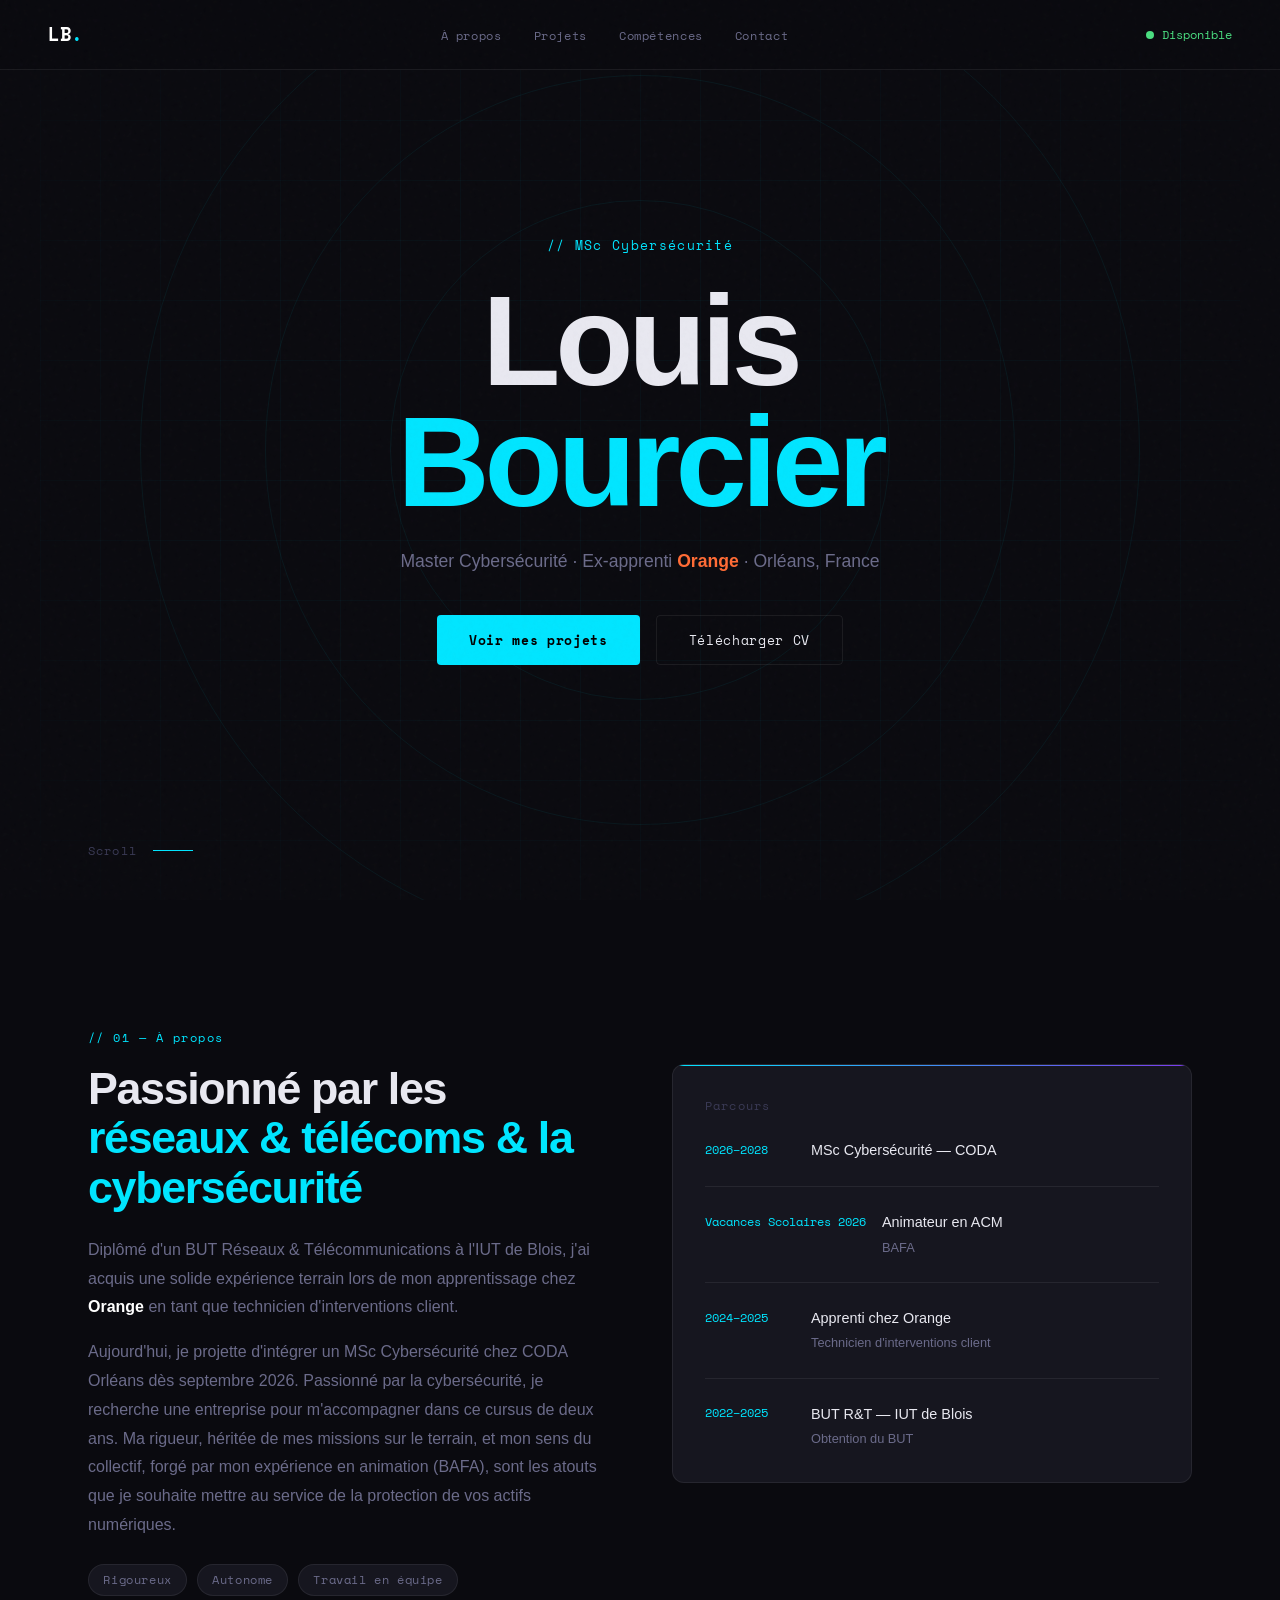
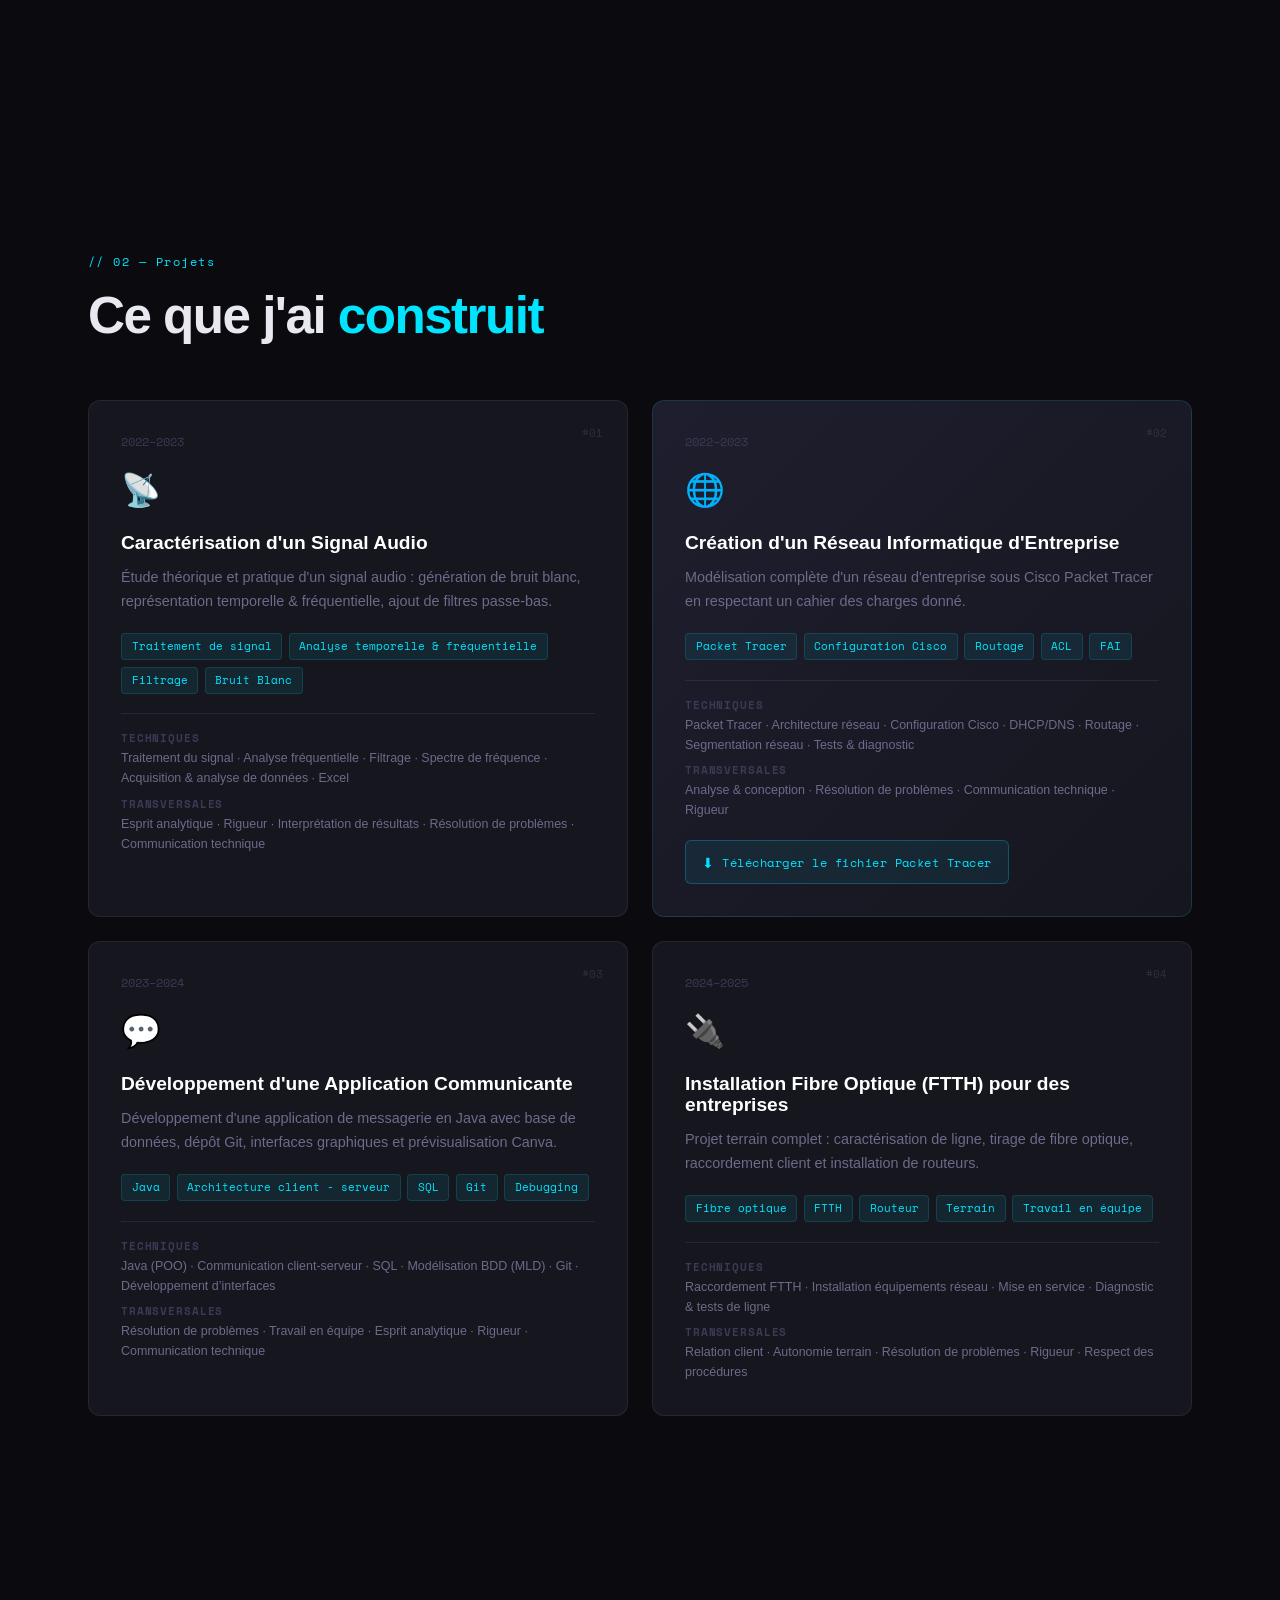
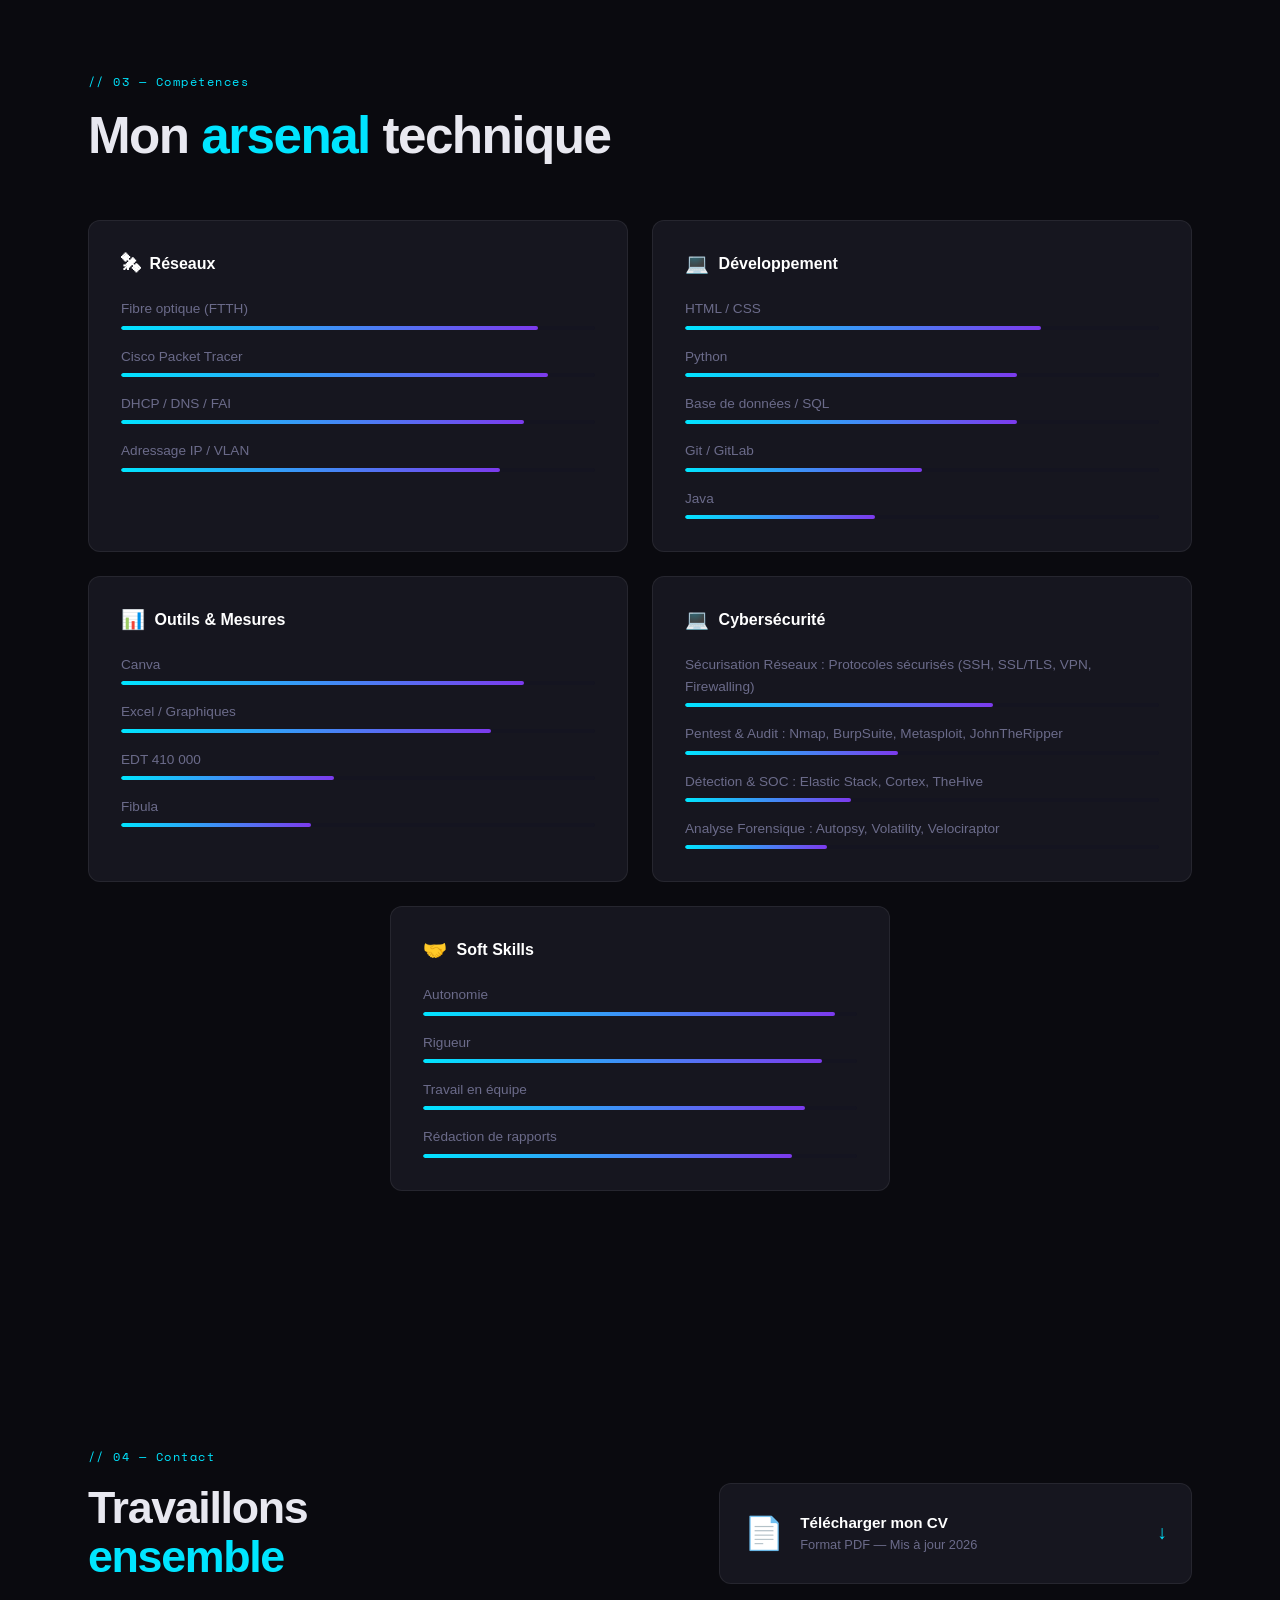
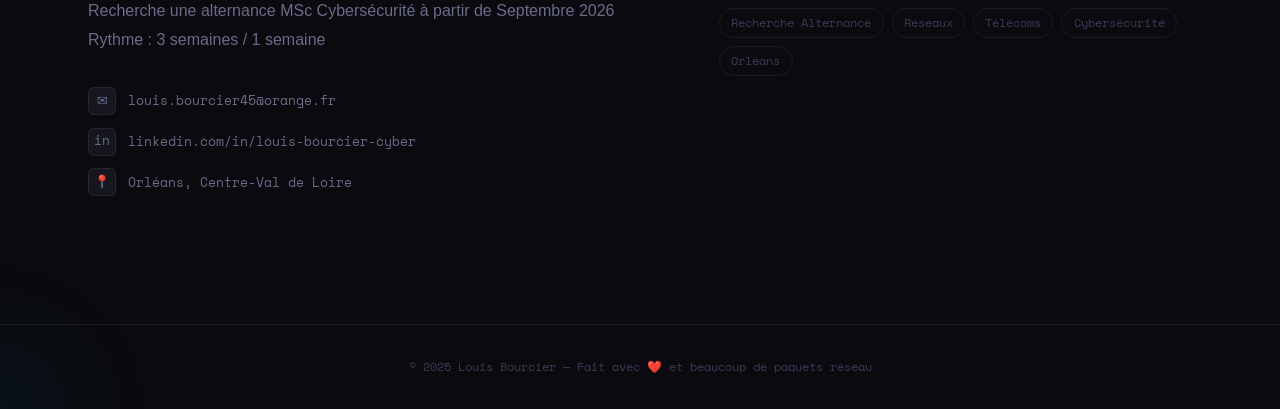
<file: index.html>
<!DOCTYPE html>
<html lang="fr">
<head>
  <meta charset="UTF-8" />
  <meta name="viewport" content="width=device-width, initial-scale=1.0" />
  <title>Louis Bourcier — Réseau & Télécommunications</title>
  <link rel="preconnect" href="https://fonts.googleapis.com">
  <link href="https://fonts.googleapis.com/css2?family=Space+Mono:wght@400;700&family=DM+Sans:ital,opsz,wght@0,9..40,300;0,9..40,400;0,9..40,600;0,9..40,700;0,9..40,800;1,9..40,300&display=swap" rel="stylesheet">
  <link rel="stylesheet" href="css/style.css" />
</head>
<body>

  <div class="noise"></div>

  <nav id="nav">
    <div class="nav-logo">LB<span class="dot">.</span></div>
    <ul class="nav-links">
      <li><a href="#about">À propos</a></li>
      <li><a href="#projects">Projets</a></li>
      <li><a href="#skills">Compétences</a></li>
      <li><a href="#contact">Contact</a></li>
    </ul>
    <div class="nav-status"><span class="pulse"></span>Disponible</div>
  </nav>

  <section id="hero">
    <div class="hero-grid-bg"></div>
    <div class="hero-content">
      <p class="hero-tag">// MSc Cybersécurité</p>
      <h1 class="hero-title">
        <span class="line">Louis</span>
        <span class="line accent">Bourcier</span>
      </h1>
      <p class="hero-subtitle">Master Cybersécurité · Ex-apprenti <span class="orange">Orange</span> · Orléans, France</p>
      <div class="hero-cta">
        <a href="#projects" class="btn btn-primary">Voir mes projets</a>
        <a href="Curriculum-Vitae-BOURCIER-Louis.pdf" download target="_blank" class="btn btn-outline">Télécharger CV</a>
      </div>
    </div>
    <div class="hero-scroll"><span>Scroll</span><div class="scroll-line"></div></div>
    <div class="hero-deco">
      <div class="deco-ring r1"></div>
      <div class="deco-ring r2"></div>
      <div class="deco-ring r3"></div>
    </div>
  </section>

  <section id="about">
    <div class="section-label">// 01 — À propos</div>
    <div class="about-grid">
      <div class="about-text">
        <h2>Passionné par les<br><em>réseaux & télécoms & la cybersécurité</em></h2>
        <p>Diplômé d'un BUT Réseaux & Télécommunications à l'IUT de Blois, j'ai acquis une solide expérience terrain lors de mon apprentissage chez <strong>Orange</strong> en tant que technicien d'interventions client.</p>
        <p>Aujourd'hui, je projette d'intégrer un MSc Cybersécurité chez CODA Orléans dès septembre 2026. Passionné par la cybersécurité, je recherche une entreprise pour m'accompagner dans ce cursus de deux ans. Ma rigueur, héritée de mes missions sur le terrain, et mon sens du collectif, forgé par mon expérience en animation (BAFA), sont les atouts que je souhaite mettre au service de la protection de vos actifs numériques.</p>
        <div class="about-tags">
          <span>Rigoureux</span><span>Autonome</span><span>Travail en équipe</span>
        </div>
      </div>
      <div class="about-card">
        <div class="card-label">Parcours</div>
        <ul class="timeline">
          <li>
            <span class="year">2026–2028</span>
            <span class="event">MSc Cybersécurité — CODA</span>
          </li>
          <li>
            <span class="year">Vacances Scolaires 2026</span>
            <span class="event">Animateur en ACM<small>BAFA</small></span>
          </li>
          <li>
            <span class="year">2024–2025</span>
            <span class="event">Apprenti chez Orange<small>Technicien d'interventions client</small></span>
          </li>
          <li>
            <span class="year">2022–2025</span>
            <span class="event">BUT R&T — IUT de Blois<small>Obtention du BUT</small></span>
          </li>
        </ul>
      </div>
    </div>
  </section>

  <section id="projects">
    <div class="section-label">// 02 — Projets</div>
    <h2 class="section-title">Ce que j'ai <em>construit</em></h2>
    <div class="projects-grid">

      <div class="project-card" data-index="01">
        <div class="project-year">2022–2023</div>
        <div class="project-icon">📡</div>
        <h3>Caractérisation d'un <strong>Signal Audio</strong></h3>
        <p>Étude théorique et pratique d'un signal audio : génération de bruit blanc, représentation temporelle & fréquentielle, ajout de filtres passe-bas.</p>
        <div class="project-tags"><span>Traitement de signal</span><span>Analyse temporelle & fréquentielle</span><span>Filtrage</span><span>Bruit Blanc</span></div>
        <div class="project-skills">
          <div><strong>Techniques</strong>Traitement du signal · Analyse fréquentielle · Filtrage · Spectre de fréquence · Acquisition & analyse de données · Excel</div>
          <div><strong>Transversales</strong>Esprit analytique · Rigueur · Interprétation de résultats · Résolution de problèmes · Communication technique</div>
        </div>
      </div>

      <div class="project-card featured" data-index="02">
        <div class="project-year">2022–2023</div>
        <div class="project-icon">🌐</div>
        <h3>Création d'un <strong>Réseau Informatique d'Entreprise</strong></h3>
        <p>
          Modélisation complète d'un réseau d'entreprise sous Cisco Packet Tracer en respectant un cahier des charges donné.
        </p>
        <div class="project-tags">
          <span>Packet Tracer</span><span>Configuration Cisco</span><span>Routage</span><span>ACL</span><span>FAI</span>
        </div>
        <div class="project-skills">
          <div><strong>Techniques</strong>Packet Tracer · Architecture réseau · Configuration Cisco · DHCP/DNS · Routage · Segmentation réseau · Tests & diagnostic</div>
          <div><strong>Transversales</strong>Analyse & conception · Résolution de problèmes · Communication technique · Rigueur</div>
        </div>
        <a href="PacketTracer_Louis_Bourcier.pkt" download class="btn-download">
          <span class="dl-icon">⬇</span>
          Télécharger le fichier Packet Tracer
        </a>
      </div>

      <div class="project-card" data-index="03">
        <div class="project-year">2023–2024</div>
        <div class="project-icon">💬</div>
        <h3>Développement d'une <strong>Application Communicante</strong></h3>
        <p>Développement d'une application de messagerie en Java avec base de données, dépôt Git, interfaces graphiques et prévisualisation Canva.</p>
        <div class="project-tags"><span>Java</span><span>Architecture client - serveur</span><span>SQL</span><span>Git</span><span>Debugging</span></div>
        <div class="project-skills">
          <div><strong>Techniques</strong>Java (POO) · Communication client-serveur · SQL · Modélisation BDD (MLD) · Git · Développement d’interfaces</div>
          <div><strong>Transversales</strong>Résolution de problèmes · Travail en équipe · Esprit analytique · Rigueur · Communication technique</div>
        </div>
      </div>

      <div class="project-card" data-index="04">
        <div class="project-year">2024–2025</div>
        <div class="project-icon">🔌</div>
        <h3>Installation <strong>Fibre Optique (FTTH)</strong> pour des entreprises</h3>
        <p>Projet terrain complet : caractérisation de ligne, tirage de fibre optique, raccordement client et installation de routeurs.</p>
        <div class="project-tags"><span>Fibre optique</span><span>FTTH</span><span>Routeur</span><span>Terrain</span><span>Travail en équipe</span></div>
        <div class="project-skills">
          <div><strong>Techniques</strong>Raccordement FTTH · Installation équipements réseau · Mise en service · Diagnostic & tests de ligne</div>
          <div><strong>Transversales</strong>Relation client · Autonomie terrain · Résolution de problèmes · Rigueur · Respect des procédures</div>
        </div>
      </div>

    </div>
  </section>

  <section id="skills">
    <div class="section-label">// 03 — Compétences</div>
    <h2 class="section-title">Mon <em>arsenal</em> technique</h2>
    <div class="skills-grid">
      <div class="skill-category">
        <h3><span class="cat-icon">🛰</span> Réseaux</h3>
        <ul>
          <li><span>Fibre optique (FTTH)</span><div class="bar"><div style="width:88%"></div></div></li>
          <li><span>Cisco Packet Tracer</span><div class="bar"><div style="width:90%"></div></div></li>
          <li><span>DHCP / DNS / FAI</span><div class="bar"><div style="width:85%"></div></div></li>
          <li><span>Adressage IP / VLAN</span><div class="bar"><div style="width:80%"></div></div></li>
        </ul>
      </div>
      <div class="skill-category">
        <h3><span class="cat-icon">💻</span> Développement</h3>
        <ul>
          <li><span>HTML / CSS</span><div class="bar"><div style="width:75%"></div></div></li>
          <li><span>Python</span><div class="bar"><div style="width:70%"></div></div></li>
          <li><span>Base de données / SQL</span><div class="bar"><div style="width:70%"></div></div></li>
          <li><span>Git / GitLab</span><div class="bar"><div style="width:50%"></div></div></li>
          <li><span>Java</span><div class="bar"><div style="width:40%"></div></div></li>
        </ul>
      </div>
      <div class="skill-category">
        <h3><span class="cat-icon">📊</span> Outils & Mesures</h3>
        <ul>
          <li><span>Canva</span><div class="bar"><div style="width:85%"></div></div></li>
          <li><span>Excel / Graphiques</span><div class="bar"><div style="width:78%"></div></div></li>
          <li><span>EDT 410 000</span><div class="bar"><div style="width:45%"></div></div></li>
          <li><span>Fibula</span><div class="bar"><div style="width:40%"></div></div></li>         
        </ul>
      </div>
      <div class="skill-category">
        <h3><span class="cat-icon">💻</span> Cybersécurité</h3>
        <ul>
          <li><span>Sécurisation Réseaux : Protocoles sécurisés (SSH, SSL/TLS, VPN, Firewalling)</span><div class="bar"><div style="width:65%"></div></div></li>
          <li><span>Pentest & Audit : Nmap, BurpSuite, Metasploit, JohnTheRipper</span><div class="bar"><div style="width:45%"></div></div></li>
          <li><span>Détection & SOC : Elastic Stack, Cortex, TheHive</span><div class="bar"><div style="width:35%"></div></div></li>
          <li><span>Analyse Forensique : Autopsy, Volatility, Velociraptor</span><div class="bar"><div style="width:30%"></div></div></li>    
        </ul>
      </div>
      <div class="skill-category">
        <h3><span class="cat-icon">🤝</span> Soft Skills</h3>
        <ul>
          <li><span>Autonomie</span><div class="bar"><div style="width:95%"></div></div></li>
          <li><span>Rigueur</span><div class="bar"><div style="width:92%"></div></div></li>
          <li><span>Travail en équipe</span><div class="bar"><div style="width:88%"></div></div></li>
          <li><span>Rédaction de rapports</span><div class="bar"><div style="width:85%"></div></div></li>
        </ul>
      </div>
    </div>
  </section>

  <section id="contact">
    <div class="section-label">// 04 — Contact</div>
    <div class="contact-wrapper">
      <div class="contact-left">
        <h2>Travaillons<br><em>ensemble</em></h2>
        <p>Recherche une alternance MSc Cybersécurité à partir de Septembre 2026<br>Rythme : 3 semaines / 1 semaine</p>
        <div class="contact-info">
          <a href="mailto:louis.bourcier@email.com" class="contact-link">
            <span class="link-icon">✉</span>louis.bourcier45@orange.fr
          </a>
          <a href="https://linkedin.com/in/louis-bourcier-cyber" target="_blank" class="contact-link">
            <span class="link-icon">in</span>linkedin.com/in/louis-bourcier-cyber
          </a>
          <div class="contact-link">
            <span class="link-icon">📍</span>Orléans, Centre-Val de Loire
          </div>
        </div>
      </div>
      <div class="contact-right">
        <a href="Curriculum-Vitae-BOURCIER-Louis.pdf" download class="cv-download-card">
          <div class="cv-icon">📄</div>
          <div><strong>Télécharger mon CV</strong><p>Format PDF — Mis à jour 2026</p></div>
          <span class="cv-arrow">↓</span>
        </a>
        <div class="contact-tags">
          <span>Recherche Alternance</span><span>Réseaux</span><span>Télécoms</span><span>Cybersécurité</span><span>Orléans</span>
        </div>
      </div>
    </div>
  </section>

  <footer>
    <p>© 2025 Louis Bourcier — Fait avec ❤️ et beaucoup de paquets réseau</p>
  </footer>
  <script src="js/script.js"></script>


</body>
</html>
</file>
<file: css/style.css>
/* ===========================
   VARIABLES & RESET
=========================== */
:root {
  --bg: #0a0a0f;
  --bg2: #0f0f1a;
  --bg3: #141420;
  --surface: #16161f;
  --surface2: #1e1e2e;
  --border: rgba(255,255,255,0.07);
  --accent: #00e5ff;
  --accent2: #7c3aed;
  --orange: #ff6b35;
  --text: #e8e8f0;
  --text-muted: #6b6b8a;
  --text-dim: #3a3a55;
  --font-display: 'Syne', sans-serif;
  --font-mono: 'Space Mono', monospace;
}

*, *::before, *::after { box-sizing: border-box; margin: 0; padding: 0; }

html { scroll-behavior: smooth; }

body {
  background: var(--bg);
  color: var(--text);
  font-family: var(--font-display);
  overflow-x: hidden;
  line-height: 1.6;
}

/* NOISE TEXTURE */
.noise {
  position: fixed; inset: 0; pointer-events: none; z-index: 9999;
  background-image: url("data:image/svg+xml,%3Csvg viewBox='0 0 200 200' xmlns='http://www.w3.org/2000/svg'%3E%3Cfilter id='n'%3E%3CfeTurbulence type='fractalNoise' baseFrequency='0.9' numOctaves='4' stitchTiles='stitch'/%3E%3C/filter%3E%3Crect width='100%25' height='100%25' filter='url(%23n)' opacity='0.04'/%3E%3C/svg%3E");
  opacity: 0.5;
}

/* ===========================
   TYPOGRAPHY
=========================== */
h1, h2, h3 { font-family: var(--font-display); line-height: 1.1; }
em { font-style: normal; color: var(--accent); }
strong { color: #fff; }
.accent { color: var(--accent); }
.orange { color: var(--orange); font-weight: 700; }

/* ===========================
   NAV
=========================== */
#nav {
  position: fixed; top: 0; left: 0; right: 0; z-index: 100;
  display: flex; align-items: center; justify-content: space-between;
  padding: 1.2rem 3rem;
  background: rgba(10,10,15,0.85);
  backdrop-filter: blur(16px);
  border-bottom: 1px solid var(--border);
  transition: all 0.3s ease;
}

.nav-logo {
  font-family: var(--font-mono);
  font-size: 1.2rem;
  font-weight: 700;
  color: #fff;
  letter-spacing: -0.02em;
}
.nav-logo .dot { color: var(--accent); }

.nav-links { display: flex; gap: 2rem; list-style: none; }
.nav-links a {
  font-family: var(--font-mono);
  font-size: 0.78rem;
  color: var(--text-muted);
  text-decoration: none;
  letter-spacing: 0.05em;
  transition: color 0.2s;
}
.nav-links a:hover { color: var(--accent); }

.nav-status {
  display: flex; align-items: center; gap: 0.5rem;
  font-family: var(--font-mono);
  font-size: 0.75rem;
  color: #4ade80;
}
.pulse {
  width: 8px; height: 8px; border-radius: 50%; background: #4ade80;
  animation: pulse 2s ease infinite;
}
@keyframes pulse {
  0%, 100% { opacity: 1; box-shadow: 0 0 0 0 rgba(74,222,128,0.4); }
  50% { opacity: 0.7; box-shadow: 0 0 0 6px rgba(74,222,128,0); }
}

/* ===========================
   HERO
=========================== */
#hero {
  position: relative; min-height: 100vh;
  display: flex; align-items: center; justify-content: center;
  overflow: hidden;
  padding: 0 3rem;
}

.hero-grid-bg {
  position: absolute; inset: 0;
  background-image:
    linear-gradient(rgba(0,229,255,0.03) 1px, transparent 1px),
    linear-gradient(90deg, rgba(0,229,255,0.03) 1px, transparent 1px);
  background-size: 60px 60px;
  mask-image: radial-gradient(ellipse 80% 80% at 50% 50%, black 40%, transparent 100%);
}

.hero-content {
  position: relative; z-index: 2;
  text-align: center; max-width: 860px;
}

.hero-tag {
  font-family: var(--font-mono);
  font-size: 0.82rem;
  color: var(--accent);
  letter-spacing: 0.1em;
  margin-bottom: 1.5rem;
  opacity: 0; animation: fadeUp 0.6s 0.2s forwards;
}

.hero-title {
  font-size: clamp(4rem, 10vw, 9rem);
  font-weight: 800;
  line-height: 0.95;
  letter-spacing: -0.04em;
  margin-bottom: 1.5rem;
}

.hero-title .line {
  display: block;
  opacity: 0;
  transform: translateY(40px);
  animation: fadeUp 0.7s forwards;
}
.hero-title .line:nth-child(1) { animation-delay: 0.3s; }
.hero-title .line:nth-child(2) { animation-delay: 0.5s; }

.hero-subtitle {
  font-size: 1.1rem;
  color: var(--text-muted);
  margin-bottom: 2.5rem;
  opacity: 0; animation: fadeUp 0.6s 0.7s forwards;
}

.hero-cta {
  display: flex; gap: 1rem; justify-content: center;
  opacity: 0; animation: fadeUp 0.6s 0.9s forwards;
}

/* BUTTONS */
.btn {
  display: inline-flex; align-items: center; gap: 0.5rem;
  padding: 0.85rem 2rem;
  font-family: var(--font-mono);
  font-size: 0.82rem;
  letter-spacing: 0.05em;
  text-decoration: none;
  border-radius: 4px;
  transition: all 0.25s ease;
  cursor: pointer;
}
.btn-primary {
  background: var(--accent);
  color: #000;
  font-weight: 700;
}
.btn-primary:hover {
  background: #fff;
  transform: translateY(-2px);
  box-shadow: 0 0 30px rgba(0,229,255,0.4);
}
.btn-outline {
  border: 1px solid var(--border);
  color: var(--text);
  background: transparent;
}
.btn-outline:hover {
  border-color: var(--accent);
  color: var(--accent);
  transform: translateY(-2px);
}

/* SCROLL INDICATOR */
.hero-scroll {
  position: absolute; bottom: 2.5rem; left: 3rem;
  display: flex; align-items: center; gap: 1rem;
  font-family: var(--font-mono);
  font-size: 0.72rem;
  color: var(--text-dim);
  letter-spacing: 0.1em;
  opacity: 0; animation: fadeUp 0.6s 1.2s forwards;
}
.scroll-line {
  width: 40px; height: 1px; background: var(--text-dim);
  position: relative; overflow: hidden;
}
.scroll-line::after {
  content: ''; position: absolute; inset: 0;
  background: var(--accent);
  animation: scrollSlide 2s 1.5s ease-in-out infinite;
}
@keyframes scrollSlide {
  0% { transform: translateX(-100%); }
  50% { transform: translateX(0); }
  100% { transform: translateX(100%); }
}

/* HERO DECO RINGS */
.hero-deco { position: absolute; inset: 0; pointer-events: none; }
.deco-ring {
  position: absolute; border-radius: 50%;
  border: 1px solid rgba(0,229,255,0.06);
  animation: rotate 20s linear infinite;
}
.r1 { width: 500px; height: 500px; top: 50%; left: 50%; transform: translate(-50%,-50%); }
.r2 { width: 750px; height: 750px; top: 50%; left: 50%; transform: translate(-50%,-50%); animation-duration: 35s; animation-direction: reverse; }
.r3 { width: 1000px; height: 1000px; top: 50%; left: 50%; transform: translate(-50%,-50%); animation-duration: 50s; }
@keyframes rotate {
  from { transform: translate(-50%,-50%) rotate(0deg); }
  to { transform: translate(-50%,-50%) rotate(360deg); }
}

/* ===========================
   SECTION COMMON
=========================== */
section {
  padding: 8rem 3rem;
  max-width: 1200px;
  margin: 0 auto;
}

.section-label {
  font-family: var(--font-mono);
  font-size: 0.78rem;
  color: var(--accent);
  letter-spacing: 0.12em;
  margin-bottom: 1rem;
}

.section-title {
  font-size: clamp(2.2rem, 4vw, 3.5rem);
  font-weight: 800;
  letter-spacing: -0.03em;
  margin-bottom: 3.5rem;
}

/* ===========================
   ABOUT
=========================== */
.about-grid {
  display: grid;
  grid-template-columns: 1fr 1fr;
  gap: 4rem;
  align-items: start;
}

.about-text h2 {
  font-size: clamp(2rem, 3.5vw, 2.8rem);
  font-weight: 800;
  letter-spacing: -0.03em;
  margin-bottom: 1.5rem;
}

.about-text p {
  color: var(--text-muted);
  margin-bottom: 1rem;
  line-height: 1.8;
}

.about-tags {
  display: flex; flex-wrap: wrap; gap: 0.6rem;
  margin-top: 1.5rem;
}
.about-tags span {
  font-family: var(--font-mono);
  font-size: 0.75rem;
  padding: 0.35rem 0.9rem;
  border: 1px solid var(--border);
  border-radius: 100px;
  color: var(--text-muted);
  background: var(--surface);
  letter-spacing: 0.05em;
}

.about-card {
  background: var(--surface);
  border: 1px solid var(--border);
  border-radius: 12px;
  padding: 2rem;
  position: relative;
  overflow: hidden;
}
.about-card::before {
  content: ''; position: absolute;
  top: -1px; left: 0; right: 0; height: 2px;
  background: linear-gradient(90deg, var(--accent), var(--accent2));
}

.card-label {
  font-family: var(--font-mono);
  font-size: 0.72rem;
  color: var(--text-dim);
  letter-spacing: 0.1em;
  margin-bottom: 1.5rem;
}

.timeline { list-style: none; display: flex; flex-direction: column; gap: 1.5rem; }
.timeline li {
  display: flex; gap: 1rem; align-items: flex-start;
  padding-bottom: 1.5rem;
  border-bottom: 1px solid var(--border);
}
.timeline li:last-child { border-bottom: none; padding-bottom: 0; }

.year {
  font-family: var(--font-mono);
  font-size: 0.72rem;
  color: var(--accent);
  white-space: nowrap;
  padding-top: 0.1rem;
  min-width: 90px;
}

.event { font-size: 0.9rem; color: var(--text); }
.event small { display: block; color: var(--text-muted); font-size: 0.8rem; margin-top: 0.2rem; }

/* ===========================
   PROJECTS
=========================== */
#projects { max-width: 1200px; }

.projects-grid {
  display: grid;
  grid-template-columns: repeat(2, 1fr);
  gap: 1.5rem;
}

.project-card {
  background: var(--surface);
  border: 1px solid var(--border);
  border-radius: 12px;
  padding: 2rem;
  position: relative;
  overflow: hidden;
  transition: all 0.3s ease;
  cursor: default;
}

.project-card::after {
  content: ''; position: absolute;
  inset: 0; border-radius: 12px;
  background: radial-gradient(circle at 50% 0%, rgba(0,229,255,0.05), transparent 60%);
  opacity: 0; transition: opacity 0.3s;
}

.project-card:hover { border-color: rgba(0,229,255,0.25); transform: translateY(-4px); }
.project-card:hover::after { opacity: 1; }

.project-card.featured {
  border-color: rgba(0,229,255,0.15);
  background: linear-gradient(135deg, var(--surface2), var(--surface));
}

.project-index {
  position: absolute; top: 1.5rem; right: 1.5rem;
  font-family: var(--font-mono);
  font-size: 0.72rem;
  color: var(--text-dim);
}

.project-year {
  font-family: var(--font-mono);
  font-size: 0.72rem;
  color: var(--text-dim);
  margin-bottom: 0.8rem;
}

.project-icon {
  font-size: 2rem;
  margin-bottom: 1rem;
  display: block;
}

.project-card h3 {
  font-size: 1.2rem;
  font-weight: 700;
  margin-bottom: 0.75rem;
  color: #fff;
}

.project-card p {
  font-size: 0.9rem;
  color: var(--text-muted);
  line-height: 1.7;
  margin-bottom: 1.2rem;
}

.project-card::after {
  pointer-events: none;
}

.project-tags {
  display: flex; flex-wrap: wrap; gap: 0.4rem;
  margin-bottom: 1.2rem;
}
.project-tags span {
  font-family: var(--font-mono);
  font-size: 0.68rem;
  padding: 0.25rem 0.6rem;
  background: rgba(0,229,255,0.08);
  border: 1px solid rgba(0,229,255,0.15);
  border-radius: 4px;
  color: var(--accent);
}

.project-skills {
  border-top: 1px solid var(--border);
  padding-top: 1rem;
  display: flex; flex-direction: column; gap: 0.4rem;
}
.project-skills div {
  font-size: 0.78rem;
  color: var(--text-muted);
}
.project-skills strong {
  font-family: var(--font-mono);
  font-size: 0.68rem;
  color: var(--text-dim);
  text-transform: uppercase;
  letter-spacing: 0.08em;
  display: block;
  margin-bottom: 0.1rem;
}

.btn-download {
  display: inline-flex; align-items: center; gap: 0.5rem;
  margin-top: 1.2rem;
  padding: 0.6rem 1rem;
  font-family: var(--font-mono);
  font-size: 0.75rem;
  color: var(--accent);
  background: rgba(0,229,255,0.07);
  border: 1px solid rgba(0,229,255,0.25);
  border-radius: 6px;
  text-decoration: none;
  letter-spacing: 0.04em;
  transition: all 0.2s ease;
  width: fit-content;
}
.btn-download:hover {
  background: rgba(0,229,255,0.15);
  border-color: var(--accent);
  transform: translateY(-1px);
  box-shadow: 0 4px 16px rgba(0,229,255,0.15);
}
.dl-icon { font-size: 0.9rem; }

/* ===========================
   SKILLS
=========================== */
.skills-grid {
  display: grid;
  grid-template-columns: repeat(2, 1fr);
  gap: 1.5rem;
}

.skills-grid > .skill-category:last-child {
  grid-column: 1 / -1;
  justify-self: center;
  max-width: 500px;
  width: 100%;
}

.skill-category {
  background: var(--surface);
  border: 1px solid var(--border);
  border-radius: 12px;
  padding: 2rem;
}

.skill-category h3 {
  font-size: 1rem;
  font-weight: 700;
  margin-bottom: 1.5rem;
  display: flex; align-items: center; gap: 0.6rem;
  color: #fff;
}
.cat-icon { font-size: 1.2rem; }

.skill-category ul { list-style: none; display: flex; flex-direction: column; gap: 1rem; }

.skill-category li {
  display: flex; flex-direction: column; gap: 0.35rem;
}

.skill-category li span {
  font-size: 0.85rem;
  color: var(--text-muted);
}

.bar {
  height: 4px; background: var(--bg3); border-radius: 2px; overflow: hidden;
}
.bar div {
  height: 100%;
  background: linear-gradient(90deg, var(--accent), var(--accent2));
  border-radius: 2px;
  transform: scaleX(0);
  transform-origin: left;
  transition: transform 1s cubic-bezier(0.16, 1, 0.3, 1);
}
.bar.animated div { transform: scaleX(1); }

/* ===========================
   CONTACT
=========================== */
#contact { max-width: 1200px; }

.contact-wrapper {
  display: grid;
  grid-template-columns: 1.2fr 1fr;
  gap: 4rem;
  align-items: start;
}

.contact-left h2 {
  font-size: clamp(2rem, 3.5vw, 3rem);
  font-weight: 800;
  letter-spacing: -0.03em;
  margin-bottom: 1rem;
}

.contact-left p {
  color: var(--text-muted);
  line-height: 1.8;
  margin-bottom: 2rem;
}

.contact-info { display: flex; flex-direction: column; gap: 0.8rem; }

.contact-link {
  display: flex; align-items: center; gap: 0.75rem;
  font-family: var(--font-mono);
  font-size: 0.82rem;
  color: var(--text-muted);
  text-decoration: none;
  transition: color 0.2s;
}
.contact-link:hover { color: var(--accent); }

.link-icon {
  width: 28px; height: 28px;
  display: flex; align-items: center; justify-content: center;
  background: var(--surface);
  border: 1px solid var(--border);
  border-radius: 6px;
  font-size: 0.8rem;
  flex-shrink: 0;
}

.cv-download-card {
  display: flex; align-items: center; gap: 1rem;
  background: var(--surface);
  border: 1px solid var(--border);
  border-radius: 12px;
  padding: 1.5rem;
  text-decoration: none;
  color: var(--text);
  transition: all 0.25s ease;
  margin-bottom: 1.5rem;
}
.cv-download-card:hover {
  border-color: var(--accent);
  transform: translateY(-2px);
  box-shadow: 0 8px 30px rgba(0,229,255,0.1);
}
.cv-icon { font-size: 2rem; }
.cv-download-card strong { display: block; font-size: 0.95rem; color: #fff; }
.cv-download-card p { font-size: 0.8rem; color: var(--text-muted); margin: 0; }
.cv-arrow {
  margin-left: auto;
  font-size: 1.2rem;
  color: var(--accent);
}

.contact-tags {
  display: flex; flex-wrap: wrap; gap: 0.5rem;
}
.contact-tags span {
  font-family: var(--font-mono);
  font-size: 0.72rem;
  padding: 0.3rem 0.7rem;
  border: 1px solid var(--border);
  border-radius: 100px;
  color: var(--text-dim);
}

/* ===========================
   FOOTER
=========================== */
footer {
  text-align: center;
  padding: 2rem;
  border-top: 1px solid var(--border);
  font-family: var(--font-mono);
  font-size: 0.75rem;
  color: var(--text-dim);
}

/* ===========================
   ANIMATIONS
=========================== */
@keyframes fadeUp {
  from { opacity: 0; transform: translateY(30px); }
  to { opacity: 1; transform: translateY(0); }
}

.reveal {
  opacity: 0;
  transform: translateY(30px);
  transition: opacity 0.7s ease, transform 0.7s ease;
}
.reveal.visible {
  opacity: 1;
  transform: translateY(0);
}

/* ===========================
   RESPONSIVE
=========================== */
@media (max-width: 900px) {
  #nav { padding: 1rem 1.5rem; }
  .nav-links { display: none; }

  section { padding: 5rem 1.5rem; }

  .about-grid,
  .projects-grid,
  .skills-grid,
  .contact-wrapper {
    grid-template-columns: 1fr;
  }

  .hero-title { font-size: clamp(3rem, 14vw, 5rem); }
  .hero-cta { flex-direction: column; align-items: center; }
  .hero-scroll { display: none; }
}

@media (max-width: 600px) {
  .deco-ring { display: none; }
}
</file>
